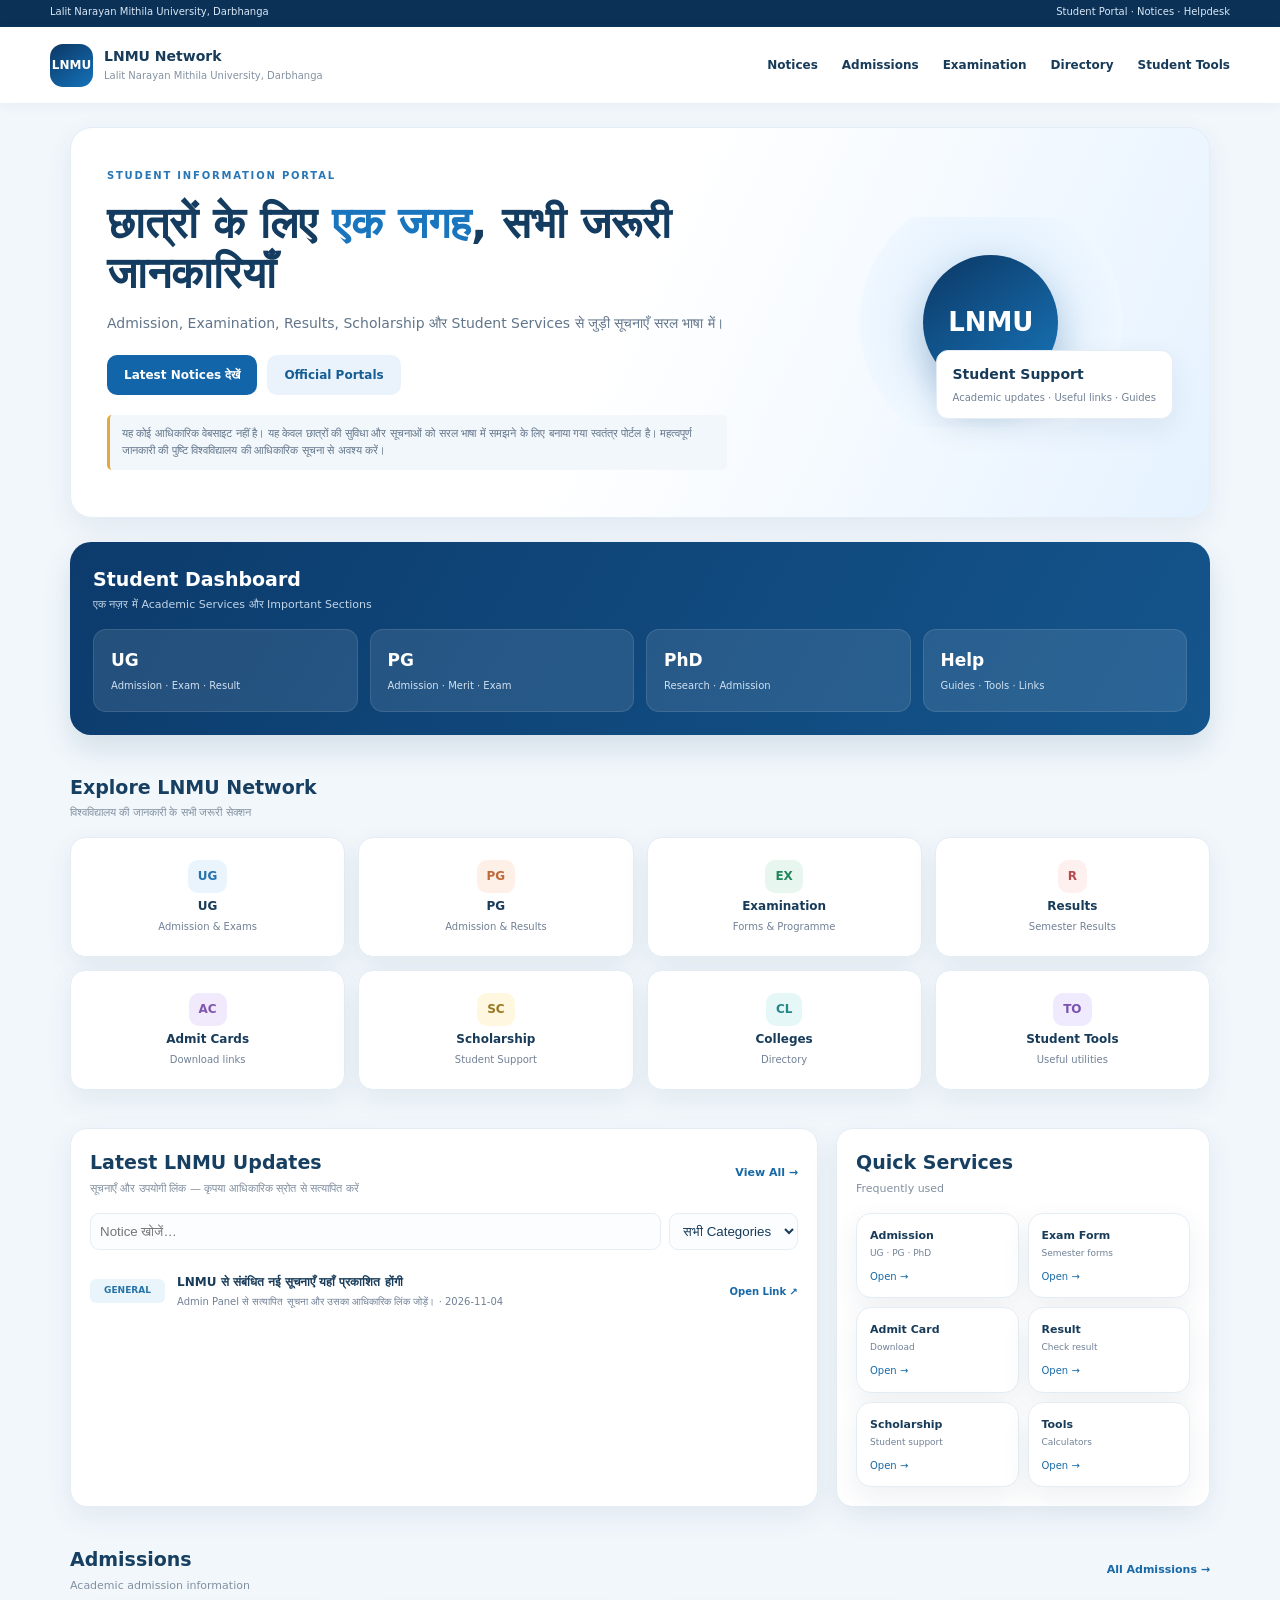
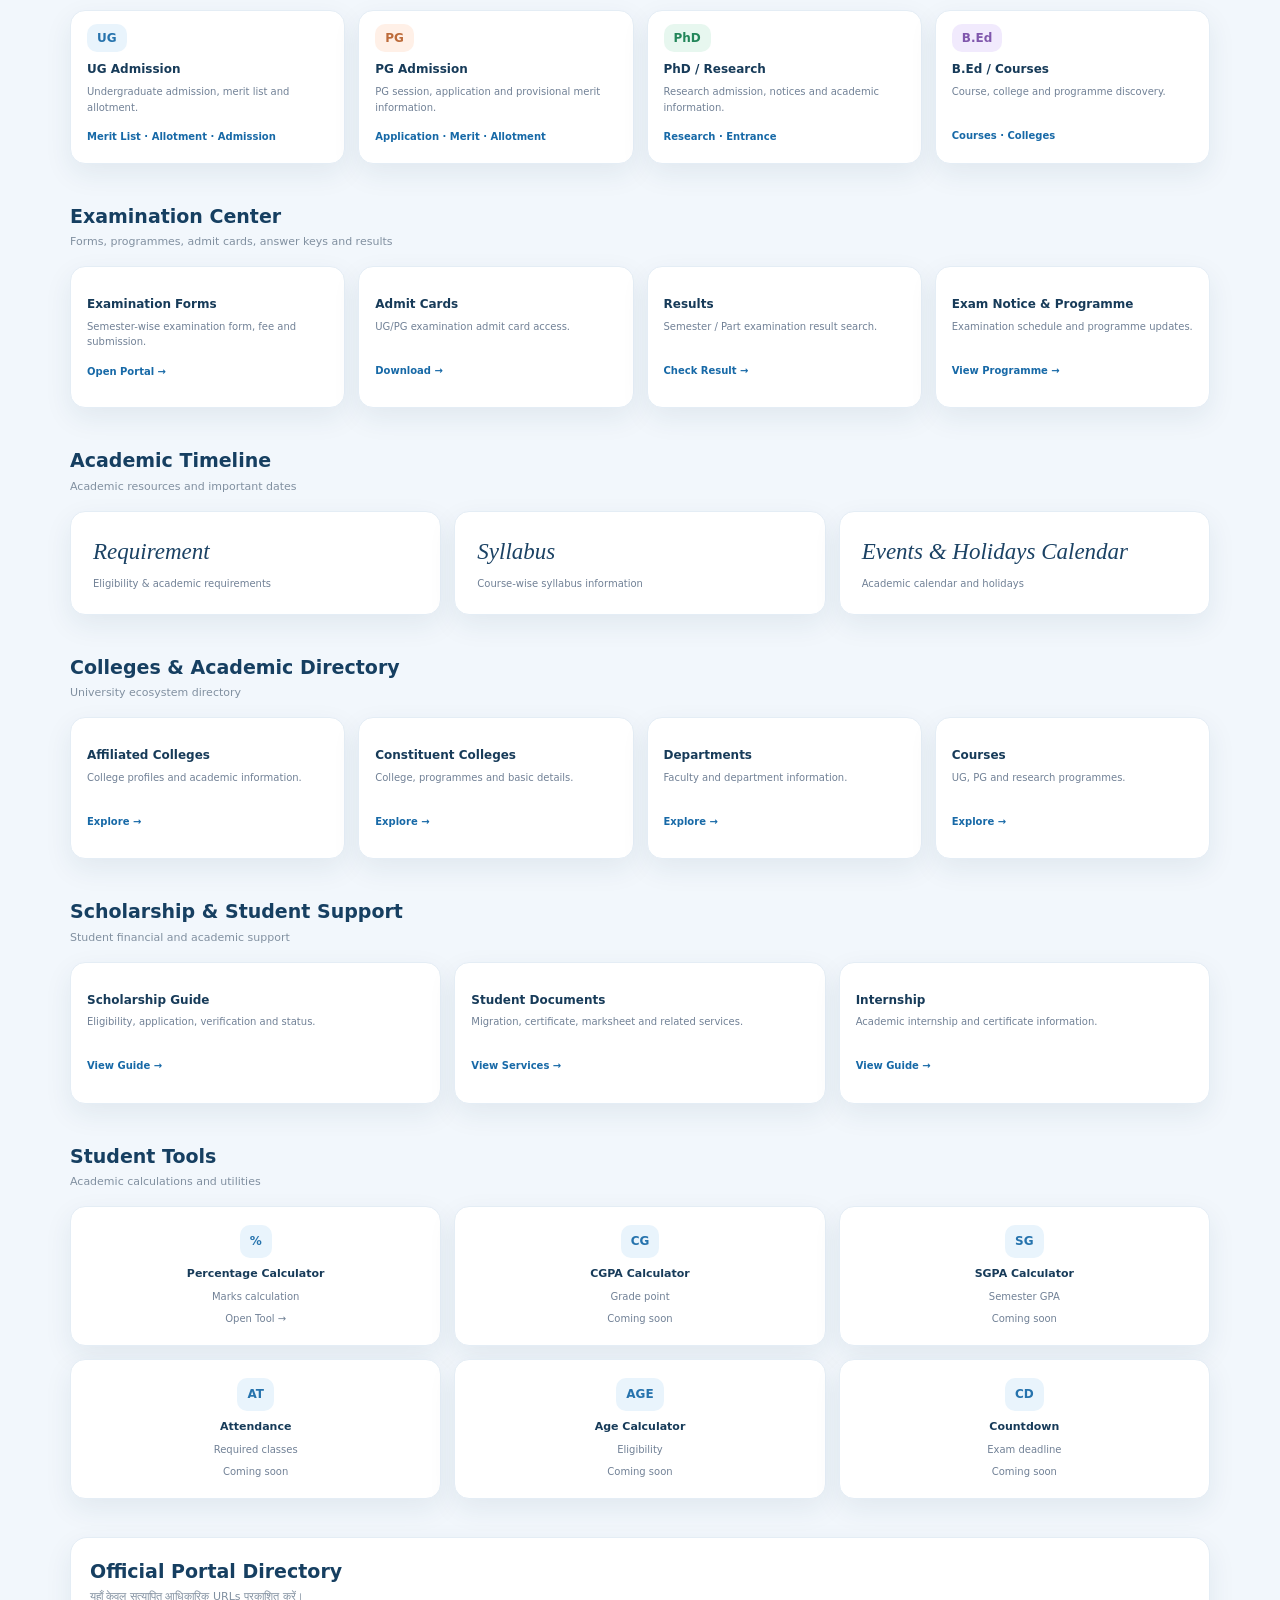
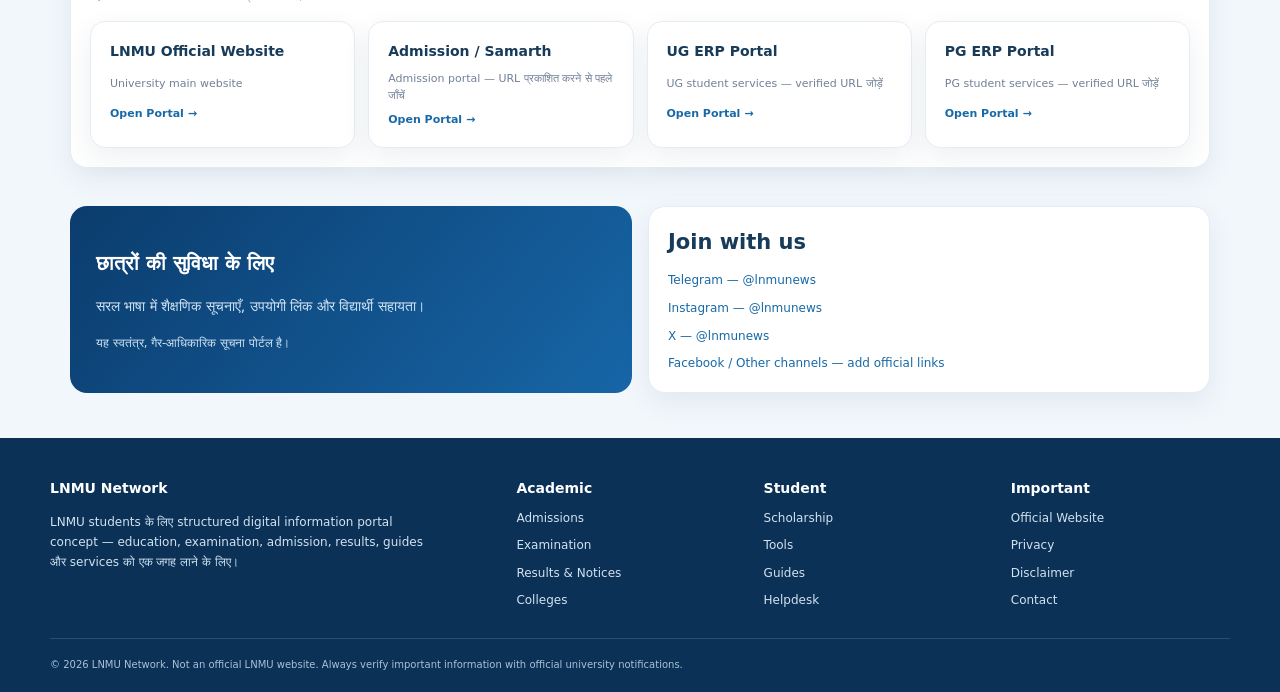
<file: index.html>
<!doctype html>
<html lang="hi">
<head>
  <meta charset="utf-8"><meta name="viewport" content="width=device-width,initial-scale=1">
  <meta name="description" content="LNMU Network — छात्रों के लिए शैक्षणिक सूचनाएँ, परीक्षा, प्रवेश, परिणाम और उपयोगी सेवाएँ।">
  <title>LNMU Network | Student Information Portal</title>
  <link rel="stylesheet" href="assets/css/style.css">
</head>
<body>
  <div class="topline"><span>Lalit Narayan Mithila University, Darbhanga</span><span>Student Portal · Notices · Helpdesk</span></div>
  <header class="site-header">
    <a class="brand" href="#"><span class="brand-mark">LNMU</span><span><b>LNMU Network</b><small>Lalit Narayan Mithila University, Darbhanga</small></span></a>
    <button class="menu-toggle" aria-label="Open menu" id="menuToggle">☰</button>
    <nav id="mainNav"><a href="#updates">Notices</a><a href="#admissions">Admissions</a><a href="#exams">Examination</a><a href="#directory">Directory</a><a href="#tools">Student Tools</a></nav>
  </header>
  <main class="container">
    <section class="hero">
      <div class="hero-copy">
        <span class="eyebrow">STUDENT INFORMATION PORTAL</span>
        <h1>छात्रों के लिए <em>एक जगह</em>, सभी जरूरी जानकारियाँ</h1>
        <p>Admission, Examination, Results, Scholarship और Student Services से जुड़ी सूचनाएँ सरल भाषा में।</p>
        <div class="hero-actions"><a class="btn primary" href="#updates">Latest Notices देखें</a><a class="btn light" href="#portals">Official Portals</a></div>
        <p class="disclaimer">यह कोई आधिकारिक वेबसाइट नहीं है। यह केवल छात्रों की सुविधा और सूचनाओं को सरल भाषा में समझने के लिए बनाया गया स्वतंत्र पोर्टल है। महत्वपूर्ण जानकारी की पुष्टि विश्वविद्यालय की आधिकारिक सूचना से अवश्य करें।</p>
      </div>
      <div class="hero-art"><div class="art-circle">LNMU</div><div class="art-card"><b>Student Support</b><span>Academic updates · Useful links · Guides</span></div></div>
    </section>

    <section class="dashboard">
      <div class="section-head inverse"><div><h2>Student Dashboard</h2><p>एक नज़र में Academic Services और Important Sections</p></div></div>
      <div class="dash-grid">
        <a href="#admissions"><b>UG</b><small>Admission · Exam · Result</small></a>
        <a href="#admissions"><b>PG</b><small>Admission · Merit · Exam</small></a>
        <a href="#directory"><b>PhD</b><small>Research · Admission</small></a>
        <a href="#help"><b>Help</b><small>Guides · Tools · Links</small></a>
      </div>
    </section>

    <section class="section">
      <div class="section-head"><div><h2>Explore LNMU Network</h2><p>विश्वविद्यालय की जानकारी के सभी जरूरी सेक्शन</p></div></div>
      <div class="explore-grid">
        <a class="tile" href="#admissions"><i>UG</i><b>UG</b><small>Admission & Exams</small></a>
        <a class="tile" href="#admissions"><i class="orange">PG</i><b>PG</b><small>Admission & Results</small></a>
        <a class="tile" href="#exams"><i class="green">EX</i><b>Examination</b><small>Forms & Programme</small></a>
        <a class="tile" href="#updates"><i class="red">R</i><b>Results</b><small>Semester Results</small></a>
        <a class="tile" href="#exams"><i class="purple">AC</i><b>Admit Cards</b><small>Download links</small></a>
        <a class="tile" href="#scholarship"><i class="yellow">SC</i><b>Scholarship</b><small>Student Support</small></a>
        <a class="tile" href="#directory"><i class="teal">CL</i><b>Colleges</b><small>Directory</small></a>
        <a class="tile" href="#tools"><i class="violet">TO</i><b>Student Tools</b><small>Useful utilities</small></a>
      </div>
    </section>

    <section class="updates-layout section" id="updates">
      <div class="panel">
        <div class="section-head"><div><h2>Latest LNMU Updates</h2><p>सूचनाएँ और उपयोगी लिंक — कृपया आधिकारिक स्रोत से सत्यापित करें</p></div><a class="text-link" href="#all-notices">View All →</a></div>
        <div class="filters"><input id="noticeSearch" type="search" placeholder="Notice खोजें…"><select id="categoryFilter"><option value="">सभी Categories</option></select></div>
        <div id="noticeList" class="notice-list" aria-live="polite"><p class="muted">Notices लोड हो रहे हैं…</p></div>
      </div>
      <aside class="panel quick-panel">
        <div class="section-head"><div><h2>Quick Services</h2><p>Frequently used</p></div></div>
        <div class="quick-grid">
          <a href="#admissions"><b>Admission</b><small>UG · PG · PhD</small><span>Open →</span></a>
          <a href="#exams"><b>Exam Form</b><small>Semester forms</small><span>Open →</span></a>
          <a href="#exams"><b>Admit Card</b><small>Download</small><span>Open →</span></a>
          <a href="#updates"><b>Result</b><small>Check result</small><span>Open →</span></a>
          <a href="#scholarship"><b>Scholarship</b><small>Student support</small><span>Open →</span></a>
          <a href="#tools"><b>Tools</b><small>Calculators</small><span>Open →</span></a>
        </div>
      </aside>
    </section>

    <section class="section" id="admissions">
      <div class="section-head"><div><h2>Admissions</h2><p>Academic admission information</p></div><a class="text-link" href="#portals">All Admissions →</a></div>
      <div class="card-grid four">
        <article class="info-card"><i>UG</i><h3>UG Admission</h3><p>Undergraduate admission, merit list and allotment.</p><a href="#portals">Merit List · Allotment · Admission</a></article>
        <article class="info-card"><i class="orange">PG</i><h3>PG Admission</h3><p>PG session, application and provisional merit information.</p><a href="#portals">Application · Merit · Allotment</a></article>
        <article class="info-card"><i class="green">PhD</i><h3>PhD / Research</h3><p>Research admission, notices and academic information.</p><a href="#portals">Research · Entrance</a></article>
        <article class="info-card"><i class="purple">B.Ed</i><h3>B.Ed / Courses</h3><p>Course, college and programme discovery.</p><a href="#directory">Courses · Colleges</a></article>
      </div>
    </section>

    <section class="section" id="exams">
      <div class="section-head"><div><h2>Examination Center</h2><p>Forms, programmes, admit cards, answer keys and results</p></div></div>
      <div class="card-grid four">
        <article class="info-card"><h3>Examination Forms</h3><p>Semester-wise examination form, fee and submission.</p><a href="#updates">Open Portal →</a></article>
        <article class="info-card"><h3>Admit Cards</h3><p>UG/PG examination admit card access.</p><a href="#updates">Download →</a></article>
        <article class="info-card"><h3>Results</h3><p>Semester / Part examination result search.</p><a href="#updates">Check Result →</a></article>
        <article class="info-card"><h3>Exam Notice & Programme</h3><p>Examination schedule and programme updates.</p><a href="#updates">View Programme →</a></article>
      </div>
    </section>

    <section class="section">
      <div class="section-head"><div><h2>Academic Timeline</h2><p>Academic resources and important dates</p></div></div>
      <div class="card-grid three">
        <article class="feature-card"><span>Requirement</span><small>Eligibility & academic requirements</small></article>
        <article class="feature-card"><span>Syllabus</span><small>Course-wise syllabus information</small></article>
        <article class="feature-card"><span>Events & Holidays Calendar</span><small>Academic calendar and holidays</small></article>
      </div>
    </section>

    <section class="section" id="directory">
      <div class="section-head"><div><h2>Colleges & Academic Directory</h2><p>University ecosystem directory</p></div></div>
      <div class="card-grid four">
        <article class="info-card"><h3>Affiliated Colleges</h3><p>College profiles and academic information.</p><a href="#portals">Explore →</a></article>
        <article class="info-card"><h3>Constituent Colleges</h3><p>College, programmes and basic details.</p><a href="#portals">Explore →</a></article>
        <article class="info-card"><h3>Departments</h3><p>Faculty and department information.</p><a href="#portals">Explore →</a></article>
        <article class="info-card"><h3>Courses</h3><p>UG, PG and research programmes.</p><a href="#portals">Explore →</a></article>
      </div>
    </section>

    <section class="section" id="scholarship">
      <div class="section-head"><div><h2>Scholarship & Student Support</h2><p>Student financial and academic support</p></div></div>
      <div class="card-grid three">
        <article class="info-card"><h3>Scholarship Guide</h3><p>Eligibility, application, verification and status.</p><a href="#updates">View Guide →</a></article>
        <article class="info-card"><h3>Student Documents</h3><p>Migration, certificate, marksheet and related services.</p><a href="#updates">View Services →</a></article>
        <article class="info-card"><h3>Internship</h3><p>Academic internship and certificate information.</p><a href="#updates">View Guide →</a></article>
      </div>
    </section>

    <section class="section" id="tools">
      <div class="section-head"><div><h2>Student Tools</h2><p>Academic calculations and utilities</p></div></div>
      <div class="card-grid three">
        <article class="tool-card"><i>%</i><b>Percentage Calculator</b><small>Marks calculation</small><a href="tools/percentage.html">Open Tool →</a></article>
        <article class="tool-card"><i>CG</i><b>CGPA Calculator</b><small>Grade point</small><a href="tools/cgpa.html">Coming soon</a></article>
        <article class="tool-card"><i>SG</i><b>SGPA Calculator</b><small>Semester GPA</small><a href="#tools">Coming soon</a></article>
        <article class="tool-card"><i>AT</i><b>Attendance</b><small>Required classes</small><a href="#tools">Coming soon</a></article>
        <article class="tool-card"><i>AGE</i><b>Age Calculator</b><small>Eligibility</small><a href="#tools">Coming soon</a></article>
        <article class="tool-card"><i>CD</i><b>Countdown</b><small>Exam deadline</small><a href="#tools">Coming soon</a></article>
      </div>
    </section>

    <section class="section" id="portals">
      <div class="panel">
        <div class="section-head"><div><h2>Official Portal Directory</h2><p>यहाँ केवल सत्यापित आधिकारिक URLs प्रकाशित करें।</p></div></div>
        <div id="portalList" class="card-grid four"></div>
      </div>
    </section>

    <section class="bottom-banners" id="help">
      <div class="banner-blue"><h2>छात्रों की सुविधा के लिए</h2><p>सरल भाषा में शैक्षणिक सूचनाएँ, उपयोगी लिंक और विद्यार्थी सहायता।</p><small>यह स्वतंत्र, गैर-आधिकारिक सूचना पोर्टल है।</small></div>
      <div class="panel social"><h2>Join with us</h2><a href="https://t.me/lnmunews" target="_blank" rel="noopener">Telegram — @lnmunews</a><a href="https://www.instagram.com/lnmunews/" target="_blank" rel="noopener">Instagram — @lnmunews</a><a href="https://x.com/lnmunews" target="_blank" rel="noopener">X — @lnmunews</a><a href="#help">Facebook / Other channels — add official links</a></div>
    </section>
  </main>
  <footer class="footer">
    <div><b>LNMU Network</b><p>LNMU students के लिए structured digital information portal concept — education, examination, admission, results, guides और services को एक जगह लाने के लिए।</p></div>
    <div><b>Academic</b><a href="#admissions">Admissions</a><a href="#exams">Examination</a><a href="#updates">Results & Notices</a><a href="#directory">Colleges</a></div>
    <div><b>Student</b><a href="#scholarship">Scholarship</a><a href="#tools">Tools</a><a href="#help">Guides</a><a href="#help">Helpdesk</a></div>
    <div><b>Important</b><a href="#portals">Official Website</a><a href="privacy.html">Privacy</a><a href="disclaimer.html">Disclaimer</a><a href="mailto:contact@example.com">Contact</a></div>
    <div class="copyright">© <span id="year"></span> LNMU Network. Not an official LNMU website. Always verify important information with official university notifications.</div>
  </footer>
  <script src="assets/js/app.js"></script>
</body></html>
</file>
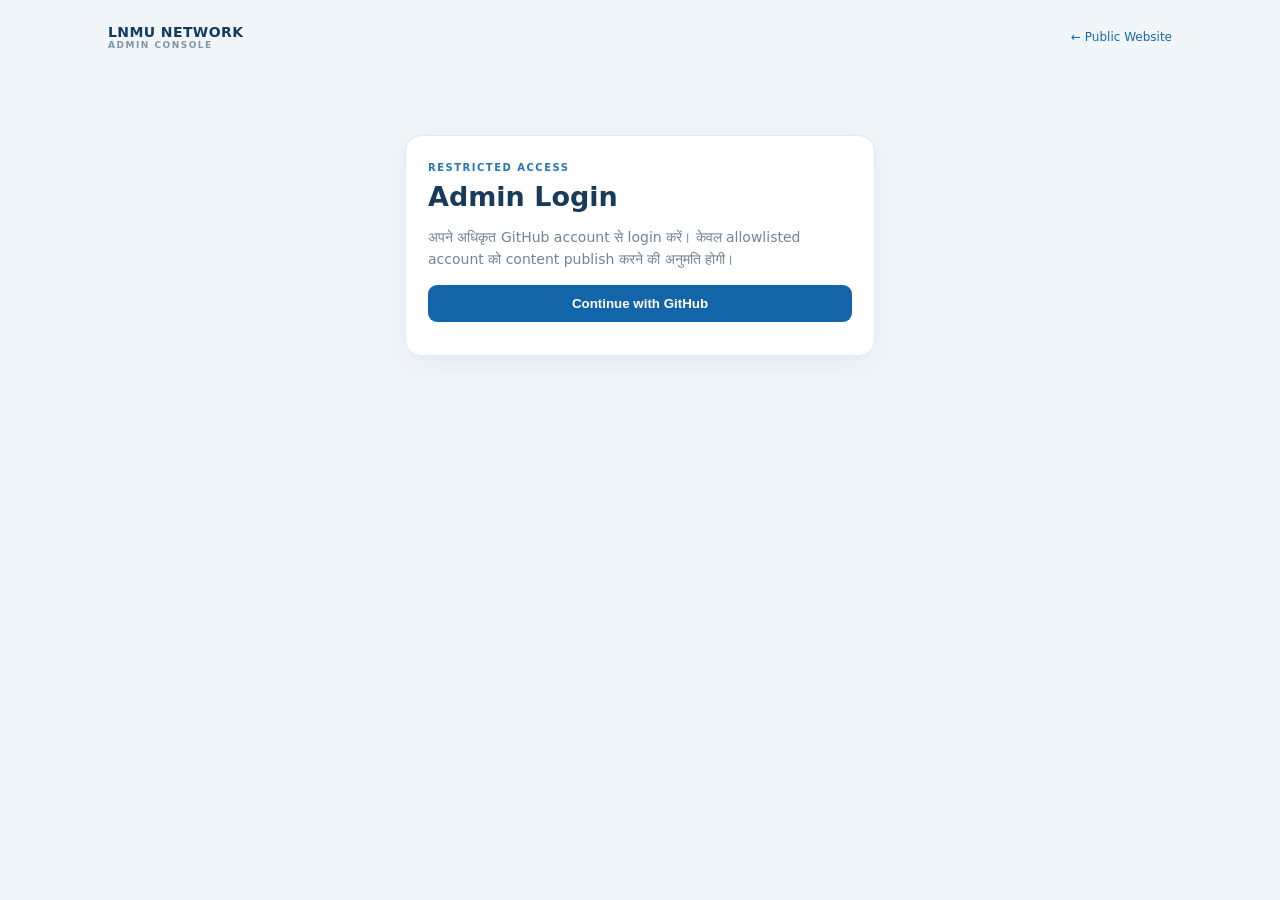
<file: admin/index.html>
<!doctype html><html lang="en"><head><meta charset="utf-8"><meta name="viewport" content="width=device-width,initial-scale=1"><title>Admin | LNMU Network</title><link rel="stylesheet" href="../assets/css/admin.css"></head><body><main class="wrap"><header><a href="../" class="brand">LNMU NETWORK <small>ADMIN CONSOLE</small></a><a href="../" class="back">← Public Website</a></header><section id="loginBox" class="card"><span class="eyebrow">RESTRICTED ACCESS</span><h1>Admin Login</h1><p>अपने अधिकृत GitHub account से login करें। केवल allowlisted account को content publish करने की अनुमति होगी।</p><button id="loginBtn" class="primary">Continue with GitHub</button><p id="loginMsg" class="muted"></p></section><section id="app" hidden><div class="heading"><div><span class="eyebrow">CONTENT MANAGEMENT</span><h1>Notice Manager</h1><p>Notice को drag करके क्रम बदलें। बदलाव GitHub repository में commit होंगे।</p></div><button id="logoutBtn" class="secondary">Logout</button></div><div class="stats"><div class="card"><b id="countAll">0</b><small>Total notices</small></div><div class="card"><b id="countLive">0</b><small>Published</small></div></div><div class="layout"><form id="noticeForm" class="card"><h2 id="formTitle">Add New Notice</h2><input type="hidden" id="editId"><label>Notice Title<input id="title" required maxlength="180" placeholder="Notice Title"></label><label>Description<textarea id="description" rows="3" maxlength="500"></textarea></label><div class="two"><label>Category<select id="category"><option value="admission">Admission</option><option value="exam">Examination</option><option value="result">Result</option><option value="scholarship">Scholarship</option><option value="student">Student</option><option value="general">General</option></select></label><label>Publication Date<input id="date" type="date"></label></div><label>Official / PDF URL<input id="url" type="url" placeholder="https://..."></label><div class="checks"><label><input id="pinned" type="checkbox"> Pin as important</label><label><input id="published" type="checkbox" checked> Publish now</label></div><div class="actions"><button class="primary" type="submit">Save Notice</button><button class="secondary" type="button" id="resetBtn">Clear</button></div><p class="muted" id="formMsg"></p></form><section class="card"><div class="list-head"><h2>Notices</h2><button id="saveOrder" class="secondary">Save Order</button></div><p class="muted">Notices को drag करके क्रम बदलें। Edit से notice बदलें।</p><div id="noticeRows" class="rows"></div></section></div></section></main><script src="admin.js"></script></body></html>
</file>
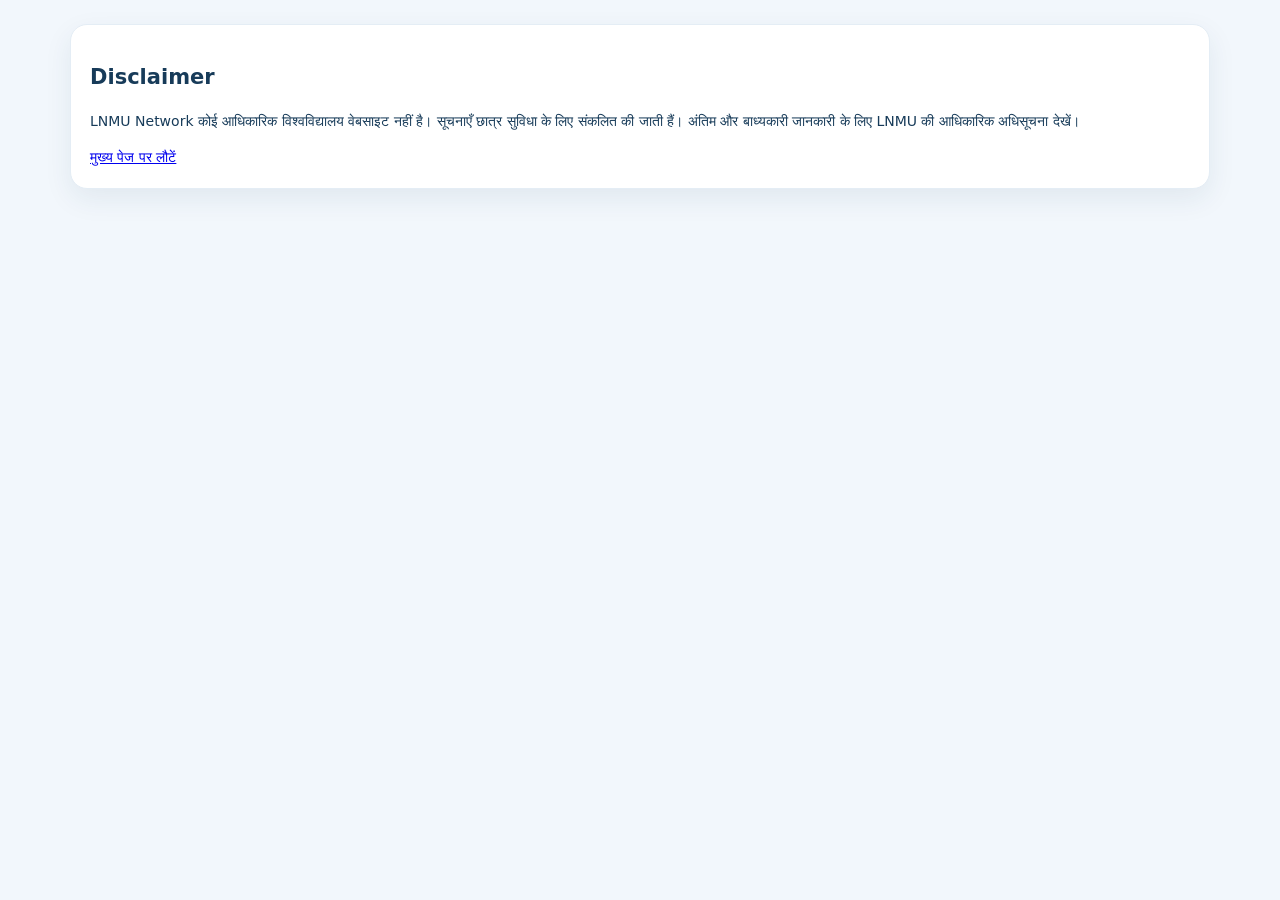
<file: disclaimer.html>
<!doctype html><html lang="hi"><meta charset="utf-8"><meta name="viewport" content="width=device-width,initial-scale=1"><title>Disclaimer | LNMU Network</title><link rel="stylesheet" href="assets/css/style.css"><main class="container"><section class="panel"><h1>Disclaimer</h1><p>LNMU Network कोई आधिकारिक विश्वविद्यालय वेबसाइट नहीं है। सूचनाएँ छात्र सुविधा के लिए संकलित की जाती हैं। अंतिम और बाध्यकारी जानकारी के लिए LNMU की आधिकारिक अधिसूचना देखें।</p><a href="./">मुख्य पेज पर लौटें</a></section></main></html>
</file>
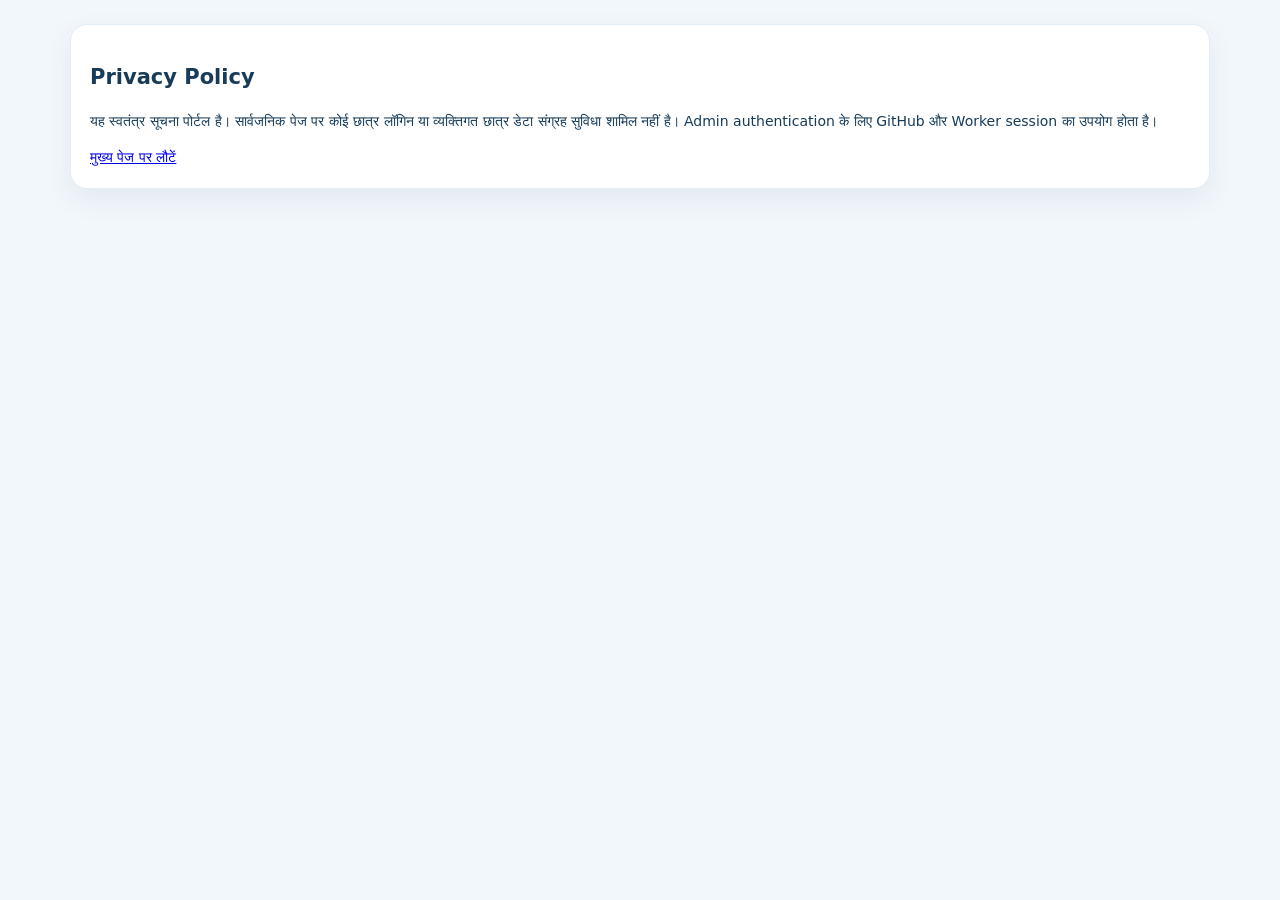
<file: privacy.html>
<!doctype html><html lang="hi"><meta charset="utf-8"><meta name="viewport" content="width=device-width,initial-scale=1"><title>Privacy | LNMU Network</title><link rel="stylesheet" href="assets/css/style.css"><main class="container"><section class="panel"><h1>Privacy Policy</h1><p>यह स्वतंत्र सूचना पोर्टल है। सार्वजनिक पेज पर कोई छात्र लॉगिन या व्यक्तिगत छात्र डेटा संग्रह सुविधा शामिल नहीं है। Admin authentication के लिए GitHub और Worker session का उपयोग होता है।</p><a href="./">मुख्य पेज पर लौटें</a></section></main></html>
</file>
<file: assets/css/style.css>
:root{--navy:#0d345d;--blue:#1261a5;--ink:#173b59;--muted:#718196;--bg:#f2f7fc;--line:#e4edf5;--white:#fff;--shadow:0 10px 28px rgba(20,59,91,.08)}
*{box-sizing:border-box}html{scroll-behavior:smooth}body{margin:0;background:var(--bg);color:var(--ink);font-family:Inter,system-ui,-apple-system,"Noto Sans Devanagari",Arial,sans-serif;font-size:14px;line-height:1.55}.topline{height:27px;background:#0b3157;color:#d9e8f6;padding:4px max(20px,calc((100% - 1180px)/2));display:flex;justify-content:space-between;font-size:10px}.site-header{height:76px;background:#fff;display:flex;align-items:center;justify-content:space-between;padding:0 max(20px,calc((100% - 1180px)/2));box-shadow:0 2px 12px #153b5910;position:sticky;top:0;z-index:5}.brand{display:flex;gap:11px;align-items:center;text-decoration:none;color:var(--ink)}.brand-mark{background:linear-gradient(145deg,#0c3764,#1473bb);color:#fff;width:43px;height:43px;border-radius:13px;display:grid;place-items:center;font-size:12px;font-weight:800}.brand small{display:block;color:#8492a1;font-size:10px}.site-header nav{display:flex;gap:24px}.site-header nav a,.footer a{color:inherit;text-decoration:none}.site-header nav a{font-size:12px;font-weight:650}.site-header nav a:hover,.footer a:hover{color:#56a8e9}.menu-toggle{display:none;border:0;background:#edf5fb;padding:9px 12px;border-radius:9px}.container{max-width:1180px;margin:auto;padding:24px 20px 45px}.hero{background:linear-gradient(115deg,#fff 48%,#e5f2ff);border:1px solid #e4eef7;border-radius:22px;padding:36px;display:grid;grid-template-columns:1.3fr .7fr;gap:25px;align-items:center;box-shadow:var(--shadow);min-height:300px}.eyebrow{font-size:10px;letter-spacing:1.8px;color:#2876b5;font-weight:800}.hero h1{font-size:clamp(27px,4vw,43px);line-height:1.18;max-width:640px;margin:12px 0;color:#143c60}.hero h1 em{color:#1975bd;font-style:normal}.hero-copy>p{max-width:620px;color:#61758a}.hero-actions{display:flex;gap:10px;margin:20px 0}.btn{display:inline-block;text-decoration:none;padding:11px 17px;border-radius:10px;font-weight:700;font-size:12px}.primary{background:#1265a9;color:#fff}.light{background:#eaf3fb;color:#155d95}.disclaimer{font-size:11px!important;background:#f2f7fb;padding:10px 12px;border-left:3px solid #e5a83a;border-radius:5px}.hero-art{height:210px;position:relative;display:grid;place-items:center;background:radial-gradient(circle,#d8ebfc 0,#eff7ff 62%,transparent 63%)}.art-circle{width:135px;height:135px;border-radius:50%;display:grid;place-items:center;background:linear-gradient(145deg,#0b3764,#1978bd);color:#fff;font-size:26px;font-weight:900;box-shadow:0 15px 35px #0b477744}.art-card{position:absolute;bottom:8px;right:0;background:#fff;border:1px solid var(--line);border-radius:12px;padding:13px 16px;box-shadow:var(--shadow);display:grid;gap:4px}.art-card span{font-size:10px;color:var(--muted)}.dashboard{margin-top:24px;padding:23px;border-radius:21px;background:linear-gradient(120deg,#0c3b6c,#14558c);color:#fff;box-shadow:0 14px 30px #0d416522}.section{margin-top:38px}.section-head{display:flex;align-items:center;justify-content:space-between;margin-bottom:16px;gap:10px}.section-head h2{font-size:19px;margin:0;color:#163f61}.section-head p{font-size:11px;color:#8190a0;margin:2px 0 0}.section-head.inverse h2{color:#fff}.section-head.inverse p{color:#c1d5e8}.dash-grid{display:grid;grid-template-columns:repeat(4,1fr);gap:12px}.dash-grid a{background:#ffffff19;border:1px solid #ffffff1b;border-radius:13px;padding:17px;color:#fff;text-decoration:none;display:grid;gap:5px}.dash-grid b{font-size:17px}.dash-grid small{color:#d1e1f0;font-size:10px}.explore-grid{display:grid;grid-template-columns:repeat(4,1fr);gap:13px}.tile,.info-card,.tool-card,.feature-card,.quick-grid a,.portal-card{background:#fff;border:1px solid var(--line);border-radius:15px;box-shadow:var(--shadow);text-decoration:none;color:var(--ink)}.tile{min-height:120px;display:flex;flex-direction:column;align-items:center;justify-content:center;gap:4px}.tile i,.info-card i,.tool-card i{font-style:normal;background:#e9f4fc;color:#2673ad;border-radius:10px;padding:7px 10px;font-weight:800;font-size:12px}.tile b{font-size:12px}.tile small{font-size:10px;color:var(--muted)}.orange{background:#fff0e7!important;color:#bd6b3a!important}.green{background:#e7f7ef!important;color:#23865a!important}.red{background:#fff0f0!important;color:#b84b4b!important}.purple{background:#f1eafd!important;color:#8057ad!important}.yellow{background:#fff7df!important;color:#9b7821!important}.teal{background:#e5f7f7!important;color:#28878a!important}.violet{background:#f0eaff!important;color:#7953b0!important}.updates-layout{display:grid;grid-template-columns:2fr 1fr;gap:18px}.panel{background:#fff;border:1px solid var(--line);border-radius:17px;padding:19px;box-shadow:var(--shadow)}.text-link{font-size:11px;color:#1769a7;text-decoration:none;font-weight:800}.filters{display:flex;gap:8px;margin:10px 0}.filters input,.filters select{border:1px solid var(--line);border-radius:9px;padding:9px;background:#fbfdff;color:var(--ink);min-width:0}.filters input{flex:1}.notice-list{display:grid}.notice-item{display:grid;grid-template-columns:75px 1fr auto;gap:12px;align-items:center;padding:13px 0;border-bottom:1px solid #edf1f5}.notice-item:last-child{border-bottom:0}.tag{font-size:9px;font-weight:800;color:#2773a7;background:#eaf4fb;padding:5px 7px;border-radius:6px;text-align:center}.notice-item h3{font-size:12px;margin:0 0 3px}.notice-item p{font-size:10px;color:var(--muted);margin:0}.notice-item a{font-size:10px;color:#1769a7;font-weight:800;text-decoration:none}.muted{color:var(--muted);font-size:12px}.quick-grid{display:grid;grid-template-columns:repeat(2,1fr);gap:9px}.quick-grid a{padding:13px;display:grid;gap:3px}.quick-grid b{font-size:11px}.quick-grid small{font-size:9px;color:var(--muted)}.quick-grid span{font-size:10px;color:#1769a7;margin-top:5px}.card-grid{display:grid;gap:13px}.four{grid-template-columns:repeat(4,1fr)}.three{grid-template-columns:repeat(3,1fr)}.info-card{padding:16px;min-height:142px}.info-card h3{font-size:12px;margin:12px 0 5px}.info-card p{font-size:10px;color:var(--muted);min-height:30px;margin:0 0 10px}.info-card a{font-size:10px;color:#1769a7;text-decoration:none;font-weight:700}.feature-card{padding:22px;display:grid;gap:7px}.feature-card span{font-size:23px;font-family:Georgia,serif;font-style:italic;color:#1b4264}.feature-card small{font-size:10px;color:var(--muted)}.tool-card{padding:18px;display:grid;justify-items:center;gap:7px}.tool-card b{font-size:11px}.tool-card small,.tool-card a{font-size:10px;color:var(--muted);text-decoration:none}.tool-card i{font-style:normal}.portal-card{padding:19px;display:grid;gap:7px}.portal-card h3{font-size:14px;margin:0}.portal-card p{font-size:11px;color:var(--muted);margin:0}.portal-card a{font-size:11px;font-weight:800;color:#1769a7;text-decoration:none}.bottom-banners{display:grid;grid-template-columns:1fr 1fr;gap:16px;margin-top:38px}.banner-blue{border-radius:17px;padding:26px;background:linear-gradient(130deg,#0b3c6d,#1766a7);color:#fff}.banner-blue h2{font-size:20px}.banner-blue p,.banner-blue small{color:#d1e4f5}.social{display:grid;gap:9px}.social h2{margin:0 0 4px}.social a{color:#1769a7;text-decoration:none;font-size:12px}.footer{background:#0b3157;color:#d3e2f0;padding:40px max(20px,calc((100% - 1180px)/2)) 20px;display:grid;grid-template-columns:2fr 1fr 1fr 1fr;gap:28px}.footer b{color:#fff}.footer p{font-size:12px;line-height:1.7;max-width:380px}.footer a{display:block;margin-top:9px;font-size:12px}.copyright{grid-column:1/-1;border-top:1px solid #ffffff22;padding-top:18px;font-size:10px;color:#a9c1d7}
@media(max-width:800px){.site-header nav{display:none;position:absolute;top:76px;left:0;right:0;background:#fff;padding:16px 22px;box-shadow:var(--shadow);flex-direction:column;gap:15px}.site-header nav.open{display:flex}.menu-toggle{display:block}.hero{grid-template-columns:1fr;padding:25px}.hero-art{display:none}.dash-grid{grid-template-columns:repeat(2,1fr)}.explore-grid{grid-template-columns:repeat(2,1fr)}.updates-layout{grid-template-columns:1fr}.four{grid-template-columns:repeat(2,1fr)}.footer{grid-template-columns:repeat(2,1fr)}}
@media(max-width:480px){.topline{font-size:8px}.container{padding:15px 12px 30px}.hero{padding:21px}.hero h1{font-size:29px}.section{margin-top:29px}.section-head h2{font-size:17px}.panel{padding:14px}.notice-item{grid-template-columns:58px 1fr}.notice-item>a{grid-column:2}.three{grid-template-columns:1fr}.bottom-banners{grid-template-columns:1fr}.footer{padding:30px 18px 18px;gap:20px}.copyright{line-height:1.6}.filters{flex-direction:column}}
</file>
<file: assets/css/admin.css>
*{box-sizing:border-box}body{margin:0;background:#f1f6fb;color:#173b59;font:14px system-ui,Arial,sans-serif}.wrap{max-width:1100px;margin:auto;padding:24px 18px 60px}header,.heading,.list-head,.actions{display:flex;justify-content:space-between;align-items:center;gap:12px}.brand{font-weight:900;color:#123c62;text-decoration:none;letter-spacing:.4px}.brand small{display:block;font-size:9px;color:#8294a5;letter-spacing:1.5px}.back{color:#1769a7;text-decoration:none;font-size:12px}.card{background:#fff;border:1px solid #e1eaf2;border-radius:16px;padding:22px;box-shadow:0 9px 28px #123b5910}.eyebrow{font-size:10px;letter-spacing:1.5px;color:#2677b5;font-weight:800}h1{font-size:27px;margin:7px 0}h2{font-size:16px;margin:0 0 15px}p{color:#718397;line-height:1.6}.primary,.secondary{border:0;border-radius:9px;padding:11px 15px;font-weight:750;cursor:pointer}.primary{background:#1265a9;color:white}.secondary{background:#eaf2f8;color:#175b8e}#loginBox{max-width:470px;margin:85px auto}#loginBox button{width:100%}.muted{font-size:11px;color:#8291a0}.heading{margin:35px 0 20px}.heading p{margin:0}.stats{display:grid;grid-template-columns:repeat(2,1fr);gap:12px;margin-bottom:15px}.stats .card{display:grid;gap:4px}.stats b{font-size:25px;color:#1769a7}.stats small{color:#8291a0}.layout{display:grid;grid-template-columns:1fr 1fr;gap:15px}label{display:grid;gap:6px;font-size:12px;font-weight:700;margin:13px 0}input:not([type=checkbox]),textarea,select{width:100%;border:1px solid #dce6ef;border-radius:8px;padding:10px;font:inherit;color:#173b59;background:#fbfdff}textarea{resize:vertical}.two{display:grid;grid-template-columns:1fr 1fr;gap:10px}.checks{display:flex;gap:20px;flex-wrap:wrap}.checks label{display:flex;align-items:center;font-weight:500}.actions{justify-content:flex-start;margin-top:15px}.rows{display:grid;gap:8px}.notice-row{display:grid;grid-template-columns:25px 1fr auto;gap:9px;align-items:center;padding:12px;border:1px solid #e7edf3;border-radius:10px;background:#fbfdff}.drag{cursor:grab;color:#8a9aaa;font-size:18px}.notice-row b{font-size:12px}.notice-row small{display:block;color:#8291a0;font-size:10px}.row-actions{display:flex;gap:5px}.row-actions button{border:0;background:#eaf2f8;color:#17639c;padding:6px 8px;border-radius:6px;font-size:10px;cursor:pointer}.row-actions .del{background:#fff0f0;color:#ad4141}[hidden]{display:none!important}@media(max-width:800px){.layout{grid-template-columns:1fr}}@media(max-width:480px){.wrap{padding:17px 12px}.card{padding:16px}.two{grid-template-columns:1fr}.heading{align-items:flex-start}.notice-row{grid-template-columns:20px 1fr}.row-actions{grid-column:2}}
</file>
